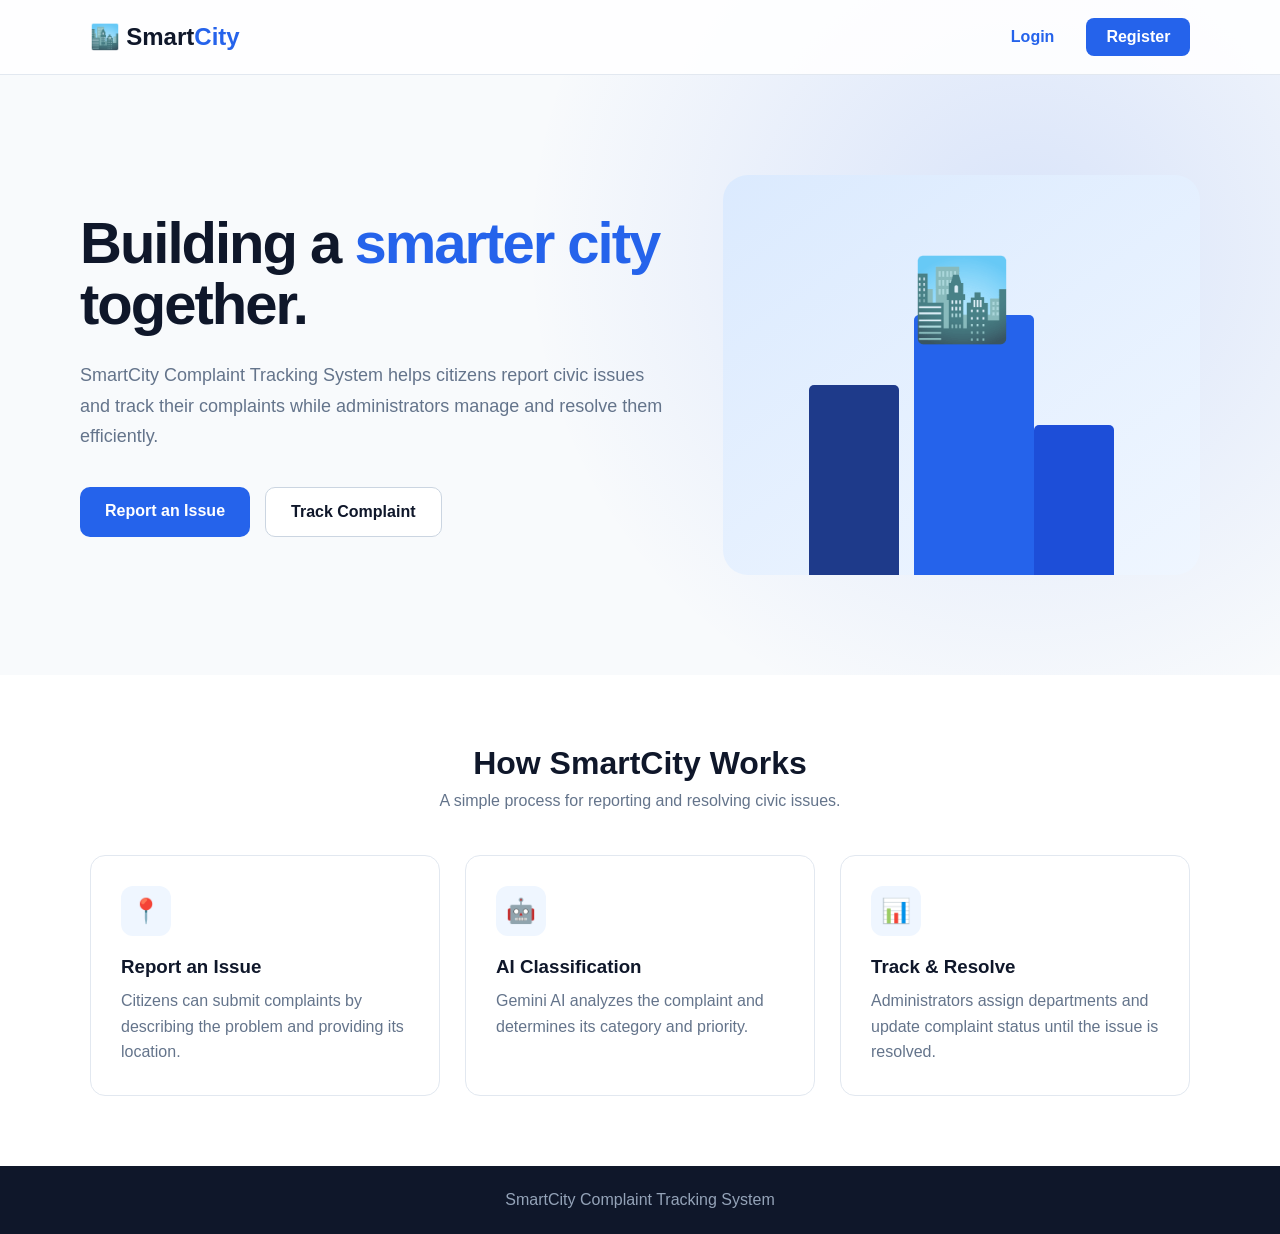
<file: wwwroot/index.html>
<!DOCTYPE html>
<html lang="en">

<head>

    <meta charset="UTF-8">

    <meta
        name="viewport"
        content="width=device-width, initial-scale=1.0">

    <title>SmartCity | Civic Complaint Tracking</title>

    <link rel="stylesheet" href="style.css">

    <style>

        .landing-page {
            min-height: 100vh;
            background:
                radial-gradient(
                    circle at 80% 20%,
                    rgba(37, 99, 235, 0.15),
                    transparent 35%
                ),
                #f8fafc;
        }

        .landing-nav {
            height: 75px;
            display: flex;
            align-items: center;
            justify-content: space-between;
            padding: 0 7%;
            background: rgba(255,255,255,0.9);
            border-bottom: 1px solid #e2e8f0;
        }

        .landing-logo {
            font-size: 24px;
            font-weight: 700;
            color: #0f172a;
        }

        .landing-logo span {
            color: #2563eb;
        }

        .nav-buttons {
            display: flex;
            gap: 12px;
        }

        .nav-login,
        .nav-register {
            padding: 10px 20px;
            border-radius: 8px;
            text-decoration: none;
            font-weight: 600;
        }

        .nav-login {
            color: #2563eb;
        }

        .nav-register {
            background: #2563eb;
            color: white;
        }

        .hero {
            max-width: 1200px;
            margin: auto;
            min-height: 600px;
            padding: 80px 40px;
            display: grid;
            grid-template-columns: 1.1fr 0.9fr;
            gap: 60px;
            align-items: center;
        }

        .hero-content h1 {
            font-size: 58px;
            line-height: 1.05;
            letter-spacing: -2px;
            margin-bottom: 25px;
            color: #0f172a;
        }

        .hero-content h1 span {
            color: #2563eb;
        }

        .hero-content p {
            font-size: 18px;
            line-height: 1.7;
            color: #64748b;
            max-width: 600px;
            margin-bottom: 35px;
        }

        .hero-buttons {
            display: flex;
            gap: 15px;
        }

        .hero-primary,
        .hero-secondary {
            padding: 15px 25px;
            border-radius: 10px;
            text-decoration: none;
            font-weight: 600;
        }

        .hero-primary {
            background: #2563eb;
            color: white;
        }

        .hero-secondary {
            border: 1px solid #cbd5e1;
            color: #0f172a;
            background: white;
        }

        .city-illustration {
            min-height: 400px;
            border-radius: 25px;
            background:
                linear-gradient(
                    145deg,
                    #dbeafe,
                    #eff6ff
                );
            display: flex;
            align-items: center;
            justify-content: center;
            position: relative;
            overflow: hidden;
        }

        .city-building {
            position: absolute;
            bottom: 0;
            background: #1e3a8a;
            border-radius: 5px 5px 0 0;
        }

        .building-one {
            width: 90px;
            height: 190px;
            left: 18%;
        }

        .building-two {
            width: 120px;
            height: 260px;
            left: 40%;
            background: #2563eb;
        }

        .building-three {
            width: 80px;
            height: 150px;
            right: 18%;
            background: #1d4ed8;
        }

        .city-icon {
            font-size: 80px;
            z-index: 2;
            margin-bottom: 150px;
        }

        .features {
            background: white;
            padding: 70px 7%;
        }

        .features-title {
            text-align: center;
            margin-bottom: 45px;
        }

        .features-title h2 {
            font-size: 32px;
            margin-bottom: 10px;
        }

        .features-title p {
            color: #64748b;
        }

        .feature-grid {
            max-width: 1100px;
            margin: auto;
            display: grid;
            grid-template-columns: repeat(3, 1fr);
            gap: 25px;
        }

        .feature-card {
            padding: 30px;
            border: 1px solid #e2e8f0;
            border-radius: 15px;
            background: white;
        }

        .feature-card-icon {
            width: 50px;
            height: 50px;
            border-radius: 12px;
            background: #eff6ff;
            display: flex;
            align-items: center;
            justify-content: center;
            font-size: 24px;
            margin-bottom: 20px;
        }

        .feature-card h3 {
            margin-bottom: 10px;
        }

        .feature-card p {
            color: #64748b;
            line-height: 1.6;
        }

        .landing-footer {
            padding: 25px 7%;
            background: #0f172a;
            color: #94a3b8;
            text-align: center;
        }

        @media (max-width: 800px) {

            .hero {
                grid-template-columns: 1fr;
                padding: 60px 25px;
            }

            .hero-content h1 {
                font-size: 42px;
            }

            .feature-grid {
                grid-template-columns: 1fr;
            }

            .city-illustration {
                min-height: 300px;
            }

        }

    </style>

</head>


<body>

<div class="landing-page">


    <!-- NAVIGATION -->

    <nav class="landing-nav">

        <div class="landing-logo">
            🏙️ Smart<span>City</span>
        </div>


        <div class="nav-buttons">

            <a
                href="login.html"
                class="nav-login">
                Login
            </a>

            <a
                href="register.html"
                class="nav-register">
                Register
            </a>

        </div>

    </nav>


    <!-- HERO -->

    <section class="hero">


        <div class="hero-content">

            <h1>
                Building a
                <span>smarter city</span>
                together.
            </h1>


            <p>
                SmartCity Complaint Tracking System helps citizens
                report civic issues and track their complaints while
                administrators manage and resolve them efficiently.
            </p>


            <div class="hero-buttons">

                <a
                    href="register.html"
                    class="hero-primary">
                    Report an Issue
                </a>

                <a
                    href="login.html"
                    class="hero-secondary">
                    Track Complaint
                </a>

            </div>

        </div>


        <!-- CITY VISUAL -->

        <div class="city-illustration">

            <div class="city-icon">
                🏙️
            </div>

            <div
                class="city-building building-one">
            </div>

            <div
                class="city-building building-two">
            </div>

            <div
                class="city-building building-three">
            </div>

        </div>

    </section>


    <!-- FEATURES -->

    <section class="features">


        <div class="features-title">

            <h2>
                How SmartCity Works
            </h2>

            <p>
                A simple process for reporting and resolving civic issues.
            </p>

        </div>


        <div class="feature-grid">


            <div class="feature-card">

                <div class="feature-card-icon">
                    📍
                </div>

                <h3>
                    Report an Issue
                </h3>

                <p>
                    Citizens can submit complaints by describing
                    the problem and providing its location.
                </p>

            </div>


            <div class="feature-card">

                <div class="feature-card-icon">
                    🤖
                </div>

                <h3>
                    AI Classification
                </h3>

                <p>
                    Gemini AI analyzes the complaint and determines
                    its category and priority.
                </p>

            </div>


            <div class="feature-card">

                <div class="feature-card-icon">
                    📊
                </div>

                <h3>
                    Track & Resolve
                </h3>

                <p>
                    Administrators assign departments and update
                    complaint status until the issue is resolved.
                </p>

            </div>


        </div>

    </section>


    <!-- FOOTER -->

    <footer class="landing-footer">

        SmartCity Complaint Tracking System

    </footer>


</div>

</body>

</html>
</file>
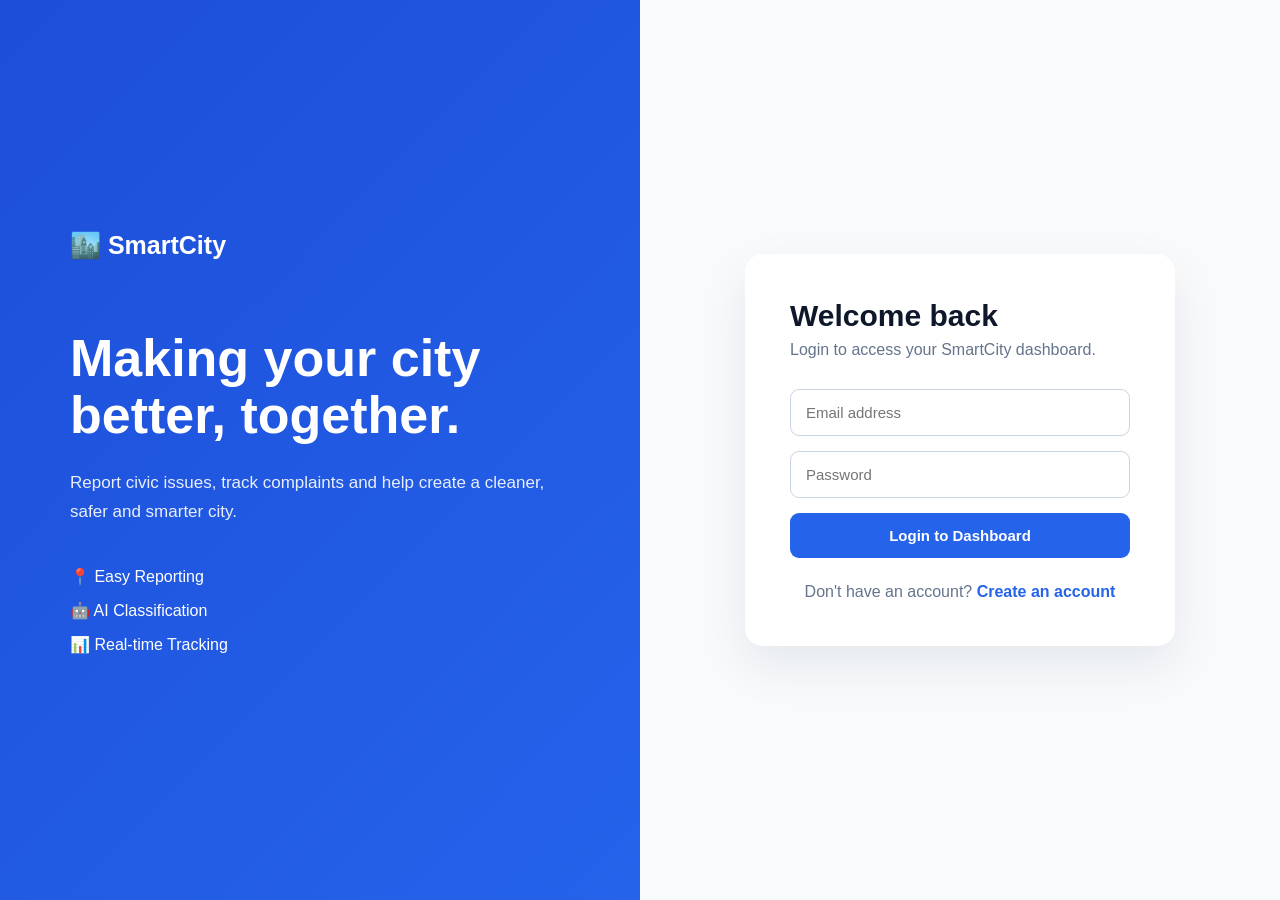
<file: wwwroot/login.html>
<!DOCTYPE html>
<html lang="en">
<head>
    <meta charset="UTF-8">
    <meta name="viewport" content="width=device-width, initial-scale=1.0">
    <title>Login | SmartCity</title>
    <link rel="stylesheet" href="style.css">
</head>

<body>

<div class="auth-page">

    <div class="auth-left">

        <div class="logo">🏙️ SmartCity</div>

        <h1>Making your city<br>better, together.</h1>

        <p>
            Report civic issues, track complaints and help
            create a cleaner, safer and smarter city.
        </p>

        <div class="city-features">
            <div class="feature">📍 Easy Reporting</div>
            <div class="feature">🤖 AI Classification</div>
            <div class="feature">📊 Real-time Tracking</div>
        </div>

    </div>

    <div class="auth-right">

        <div class="auth-box">

            <h2>Welcome back</h2>

            <p class="auth-subtitle">
                Login to access your SmartCity dashboard.
            </p>

            <form id="loginForm">

                <input
                    type="email"
                    id="email"
                    placeholder="Email address"
                    required>

                <input
                    type="password"
                    id="password"
                    placeholder="Password"
                    required>

                <button type="submit" class="primary-btn">
                    Login to Dashboard
                </button>

            </form>

            <p id="message"></p>

            <p class="auth-link">
                Don't have an account?
                <a href="register.html">Create an account</a>
            </p>

        </div>

    </div>

</div>

<script>

document
    .getElementById("loginForm")
    .addEventListener("submit", async function(event) {

        event.preventDefault();

        const user = {
            email: document.getElementById("email").value,
            password: document.getElementById("password").value
        };

        try {

            const response = await fetch("/api/auth/login", {
                method: "POST",
                headers: {
                    "Content-Type": "application/json"
                },
                body: JSON.stringify(user)
            });

            const result = await response.json();

            if (response.ok) {

                localStorage.setItem("userId", result.userId);
                localStorage.setItem("role", result.role);

                if (result.role === "Admin") {
                    window.location.href = "admin.html";
                } else {
                    window.location.href = "citizen.html";
                }

            } else {

                document.getElementById("message").innerText =
                    result.message || "Invalid email or password.";

            }

        } catch (error) {

            document.getElementById("message").innerText =
                "Unable to connect to the server.";

        }

    });

</script>

</body>
</html>
</file>
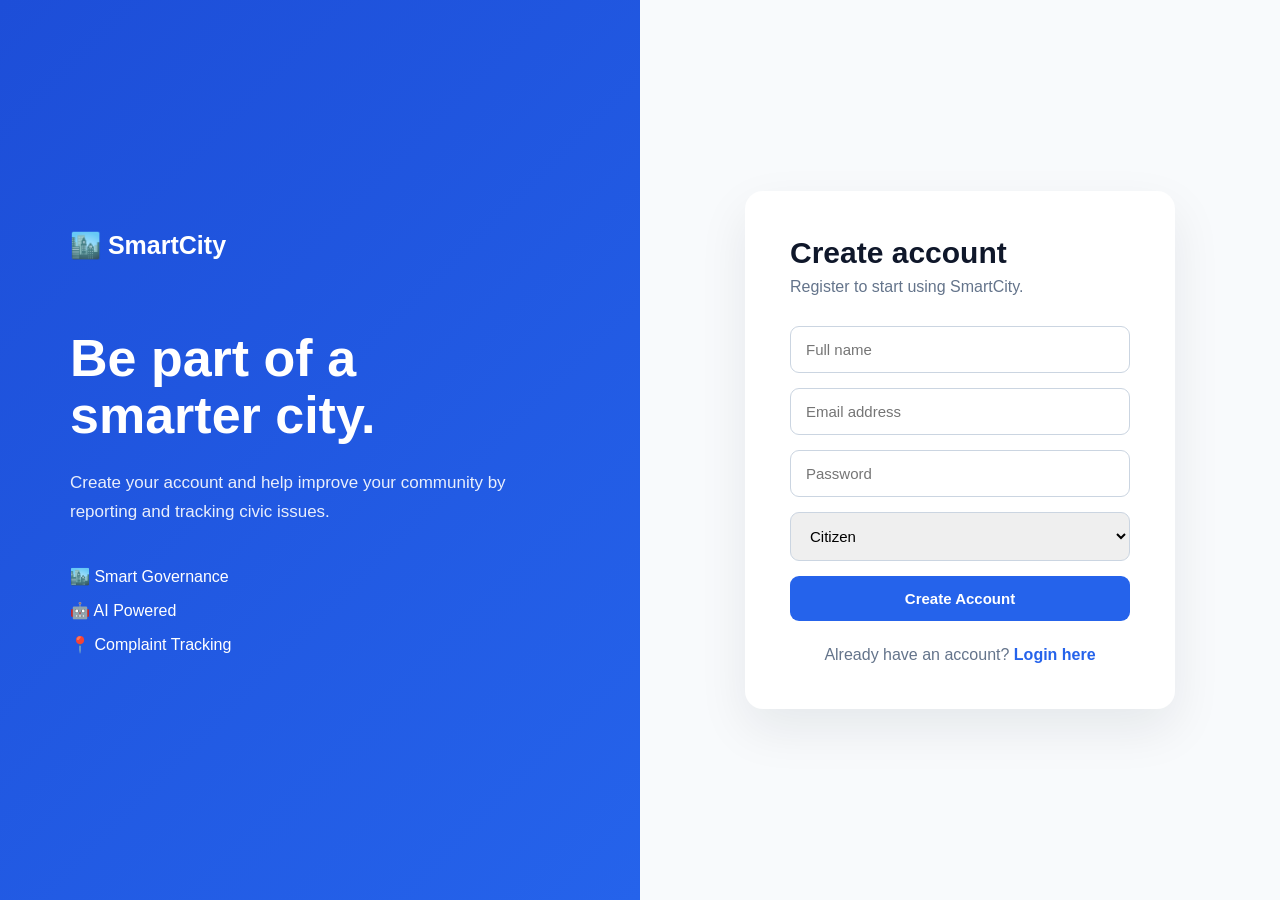
<file: wwwroot/register.html>
<!DOCTYPE html>
<html lang="en">
<head>
    <meta charset="UTF-8">
    <meta name="viewport" content="width=device-width, initial-scale=1.0">
    <title>Register | SmartCity</title>
    <link rel="stylesheet" href="style.css">
</head>

<body>

<div class="auth-page">

    <div class="auth-left">

        <div class="logo">🏙️ SmartCity</div>

        <h1>Be part of a<br>smarter city.</h1>

        <p>
            Create your account and help improve your
            community by reporting and tracking civic issues.
        </p>

        <div class="city-features">
            <div class="feature">🏙️ Smart Governance</div>
            <div class="feature">🤖 AI Powered</div>
            <div class="feature">📍 Complaint Tracking</div>
        </div>

    </div>

    <div class="auth-right">

        <div class="auth-box">

            <h2>Create account</h2>

            <p class="auth-subtitle">
                Register to start using SmartCity.
            </p>

            <form id="registerForm">

                <input
                    type="text"
                    id="name"
                    placeholder="Full name"
                    required>

                <input
                    type="email"
                    id="email"
                    placeholder="Email address"
                    required>

                <input
                    type="password"
                    id="password"
                    placeholder="Password"
                    required>

                <select id="role">
                    <option value="Citizen">Citizen</option>
                    <option value="Admin">Admin</option>
                </select>

                <button type="submit" class="primary-btn">
                    Create Account
                </button>

            </form>

            <p id="message"></p>

            <p class="auth-link">
                Already have an account?
                <a href="login.html">Login here</a>
            </p>

        </div>

    </div>

</div>

<script>

document
    .getElementById("registerForm")
    .addEventListener("submit", async function(event) {

        event.preventDefault();

        const user = {
            name: document.getElementById("name").value,
            email: document.getElementById("email").value,
            password: document.getElementById("password").value,
            role: document.getElementById("role").value
        };

        try {

            const response = await fetch("/api/auth/register", {
                method: "POST",
                headers: {
                    "Content-Type": "application/json"
                },
                body: JSON.stringify(user)
            });

            const result = await response.text();

            document.getElementById("message").innerText = result;

            if (response.ok) {

                document.getElementById("registerForm").reset();

                setTimeout(() => {
                    window.location.href = "login.html";
                }, 1000);
            }

        } catch (error) {

            document.getElementById("message").innerText =
                "Unable to connect to the server.";

        }

    });

</script>

</body>
</html>
</file>
<file: wwwroot/style.css>
/* =========================
   GLOBAL
========================= */

* {
    margin: 0;
    padding: 0;
    box-sizing: border-box;
}

body {
    font-family: Arial, Helvetica, sans-serif;
    background: #f8fafc;
    color: #0f172a;
}

a {
    text-decoration: none;
}

button,
input,
textarea,
select {
    font-family: inherit;
}


/* =========================
   AUTH PAGES
========================= */

.auth-page {
    min-height: 100vh;
    display: grid;
    grid-template-columns: 1fr 1fr;
    background: #f8fafc;
}

.auth-left {
    background: linear-gradient(135deg, #1d4ed8, #2563eb);
    color: white;
    padding: 70px;
    display: flex;
    flex-direction: column;
    justify-content: center;
}

.logo {
    font-size: 25px;
    font-weight: 700;
    margin-bottom: 70px;
}

.auth-left h1 {
    font-size: 52px;
    line-height: 1.1;
    margin-bottom: 25px;
}

.auth-left p {
    font-size: 17px;
    line-height: 1.7;
    max-width: 500px;
    opacity: 0.9;
}

.city-features {
    margin-top: 40px;
}

.feature {
    margin-bottom: 15px;
    font-size: 16px;
}

.auth-right {
    display: flex;
    align-items: center;
    justify-content: center;
    padding: 40px;
}

.auth-box {
    width: 100%;
    max-width: 430px;
    background: white;
    padding: 45px;
    border-radius: 18px;
    box-shadow: 0 20px 50px rgba(15, 23, 42, 0.08);
}

.auth-box h2 {
    font-size: 30px;
    margin-bottom: 8px;
}

.auth-subtitle {
    color: #64748b;
    margin-bottom: 30px;
}

.auth-box form {
    display: flex;
    flex-direction: column;
    gap: 15px;
}

.auth-box input,
.auth-box select {
    width: 100%;
    padding: 14px 15px;
    border: 1px solid #cbd5e1;
    border-radius: 9px;
    outline: none;
    font-size: 15px;
}

.auth-box input:focus,
.auth-box select:focus {
    border-color: #2563eb;
    box-shadow: 0 0 0 3px rgba(37, 99, 235, 0.1);
}

.primary-btn {
    border: none;
    background: #2563eb;
    color: white;
    padding: 14px 20px;
    border-radius: 9px;
    cursor: pointer;
    font-weight: 600;
    font-size: 15px;
    transition: 0.2s;
}

.primary-btn:hover {
    background: #1d4ed8;
    transform: translateY(-1px);
}

.auth-link {
    margin-top: 25px;
    text-align: center;
    color: #64748b;
}

.auth-link a {
    color: #2563eb;
    font-weight: 600;
}


/* =========================
   DASHBOARD LAYOUT
========================= */

.dashboard-layout {
    min-height: 100vh;
    display: flex;
    background: #f1f5f9;
}


/* =========================
   SIDEBAR
========================= */

.sidebar {
    width: 250px;
    min-height: 100vh;
    background: #0f172a;
    color: white;
    padding: 25px 18px;
    position: fixed;
    left: 0;
    top: 0;
    bottom: 0;
}

.brand {
    font-size: 23px;
    font-weight: 700;
    padding: 10px 15px 35px;
}

.brand span {
    color: #60a5fa;
}

.nav-title {
    font-size: 11px;
    text-transform: uppercase;
    letter-spacing: 1px;
    color: #64748b;
    padding: 15px;
}

.nav-item {
    display: block;
    padding: 13px 15px;
    margin: 5px 0;
    border-radius: 8px;
    color: #cbd5e1;
    font-size: 14px;
    transition: 0.2s;
}

.nav-item:hover {
    background: #1e293b;
    color: white;
}

.nav-item.active {
    background: #2563eb;
    color: white;
}

.nav-item.logout {
    color: #fca5a5;
}


/* =========================
   MAIN CONTENT
========================= */

.main-content {
    margin-left: 250px;
    width: calc(100% - 250px);
    padding: 35px 45px;
}


/* =========================
   TOP BAR
========================= */

.topbar {
    display: flex;
    justify-content: space-between;
    align-items: center;
    margin-bottom: 35px;
}

.topbar h1 {
    font-size: 30px;
    margin-bottom: 6px;
}

.topbar p {
    color: #64748b;
}

.user-badge {
    display: flex;
    align-items: center;
    gap: 10px;
    background: white;
    padding: 8px 14px 8px 8px;
    border-radius: 30px;
    box-shadow: 0 3px 12px rgba(15, 23, 42, 0.06);
    font-size: 14px;
    font-weight: 600;
}

.avatar {
    width: 35px;
    height: 35px;
    border-radius: 50%;
    background: #dbeafe;
    color: #2563eb;
    display: flex;
    align-items: center;
    justify-content: center;
    font-weight: 700;
}


/* =========================
   STATISTICS
========================= */

.stats-grid {
    display: grid;
    grid-template-columns: repeat(3, 1fr);
    gap: 20px;
    margin-bottom: 30px;
}

.stat-card {
    background: white;
    padding: 25px;
    border-radius: 15px;
    border: 1px solid #e2e8f0;
    position: relative;
    overflow: hidden;
}

.stat-card .icon {
    font-size: 25px;
    margin-bottom: 15px;
}

.stat-card h3 {
    font-size: 32px;
    margin-bottom: 5px;
}

.stat-card p {
    color: #64748b;
    font-size: 14px;
}


/* =========================
   CONTENT CARDS
========================= */

.content-card {
    background: white;
    border: 1px solid #e2e8f0;
    border-radius: 15px;
    padding: 30px;
    margin-bottom: 30px;
}

.content-card h2 {
    font-size: 21px;
    margin-bottom: 7px;
}

.card-subtitle {
    color: #64748b;
    font-size: 14px;
    margin-bottom: 25px;
}


/* =========================
   COMPLAINT FORM
========================= */

.complaint-form {
    display: flex;
    flex-direction: column;
    gap: 15px;
}

.complaint-form textarea {
    width: 100%;
    min-height: 120px;
    resize: vertical;
    border: 1px solid #cbd5e1;
    border-radius: 10px;
    padding: 15px;
    outline: none;
    font-size: 15px;
}

.complaint-form textarea:focus {
    border-color: #2563eb;
}

.complaint-form input {
    width: 100%;
    padding: 14px;
    border: 1px solid #cbd5e1;
    border-radius: 10px;
    outline: none;
}

.complaint-form input:focus {
    border-color: #2563eb;
}

.complaint-form .primary-btn {
    width: 190px;
}


/* =========================
   COMPLAINT LIST
========================= */

.complaint-list {
    display: flex;
    flex-direction: column;
    gap: 15px;
}

.complaint-card {
    border: 1px solid #e2e8f0;
    border-radius: 13px;
    padding: 22px;
    background: #ffffff;
    transition: 0.2s;
}

.complaint-card:hover {
    border-color: #bfdbfe;
    box-shadow: 0 5px 18px rgba(15, 23, 42, 0.05);
}

.complaint-header {
    display: flex;
    justify-content: space-between;
    align-items: flex-start;
    gap: 20px;
    margin-bottom: 18px;
}

.complaint-header h3 {
    font-size: 17px;
    line-height: 1.5;
    font-weight: 600;
}

.complaint-info {
    display: flex;
    flex-wrap: wrap;
    gap: 20px;
    color: #64748b;
    font-size: 13px;
    margin-bottom: 18px;
}

.complaint-meta {
    display: flex;
    justify-content: flex-end;
}


/* =========================
   BADGES
========================= */

.badge {
    display: inline-block;
    padding: 6px 11px;
    border-radius: 20px;
    font-size: 11px;
    font-weight: 700;
    white-space: nowrap;
}

.badge-high {
    background: #fee2e2;
    color: #b91c1c;
}

.badge-medium {
    background: #fef3c7;
    color: #92400e;
}

.badge-low {
    background: #dcfce7;
    color: #166534;
}

.badge-pending {
    background: #fef3c7;
    color: #92400e;
}

.badge-progress {
    background: #dbeafe;
    color: #1d4ed8;
}

.badge-resolved {
    background: #dcfce7;
    color: #166534;
}


/* =========================
   ADMIN CONTROLS
========================= */

.admin-control {
    display: grid;
    grid-template-columns: auto 1fr auto 1fr;
    align-items: center;
    gap: 10px;
    padding-top: 18px;
    border-top: 1px solid #e2e8f0;
}

.admin-control label {
    font-size: 13px;
    font-weight: 600;
    color: #475569;
}

.admin-control select {
    padding: 10px;
    border: 1px solid #cbd5e1;
    border-radius: 8px;
    background: white;
    outline: none;
    color: #334155;
}

.admin-control select:focus {
    border-color: #2563eb;
}


/* =========================
   MESSAGE
========================= */

#message {
    margin-top: 15px;
    font-size: 14px;
    color: #2563eb;
    font-weight: 600;
}


/* =========================
   RESPONSIVE
========================= */

@media (max-width: 900px) {

    .auth-page {
        grid-template-columns: 1fr;
    }

    .auth-left {
        display: none;
    }

    .sidebar {
        width: 210px;
    }

    .main-content {
        margin-left: 210px;
        width: calc(100% - 210px);
        padding: 25px;
    }

    .stats-grid {
        grid-template-columns: 1fr;
    }

    .admin-control {
        grid-template-columns: 1fr;
    }

}

@media (max-width: 600px) {

    .sidebar {
        display: none;
    }

    .main-content {
        margin-left: 0;
        width: 100%;
        padding: 20px;
    }

    .topbar {
        align-items: flex-start;
        gap: 15px;
        flex-direction: column;
    }

    .complaint-header {
        flex-direction: column;
    }

}

.ai-analysis {
    margin-top: 18px;
    padding: 15px;
    background: #eff6ff;
    border: 1px solid #dbeafe;
    border-radius: 10px;
}

.ai-analysis strong {
    display: block;
    margin-bottom: 8px;
    color: #1d4ed8;
}

.ai-analysis pre {
    margin: 0;
    white-space: pre-wrap;
    font-family: Arial, Helvetica, sans-serif;
    font-size: 13px;
    line-height: 1.6;
    color: #475569;
}
</file>
